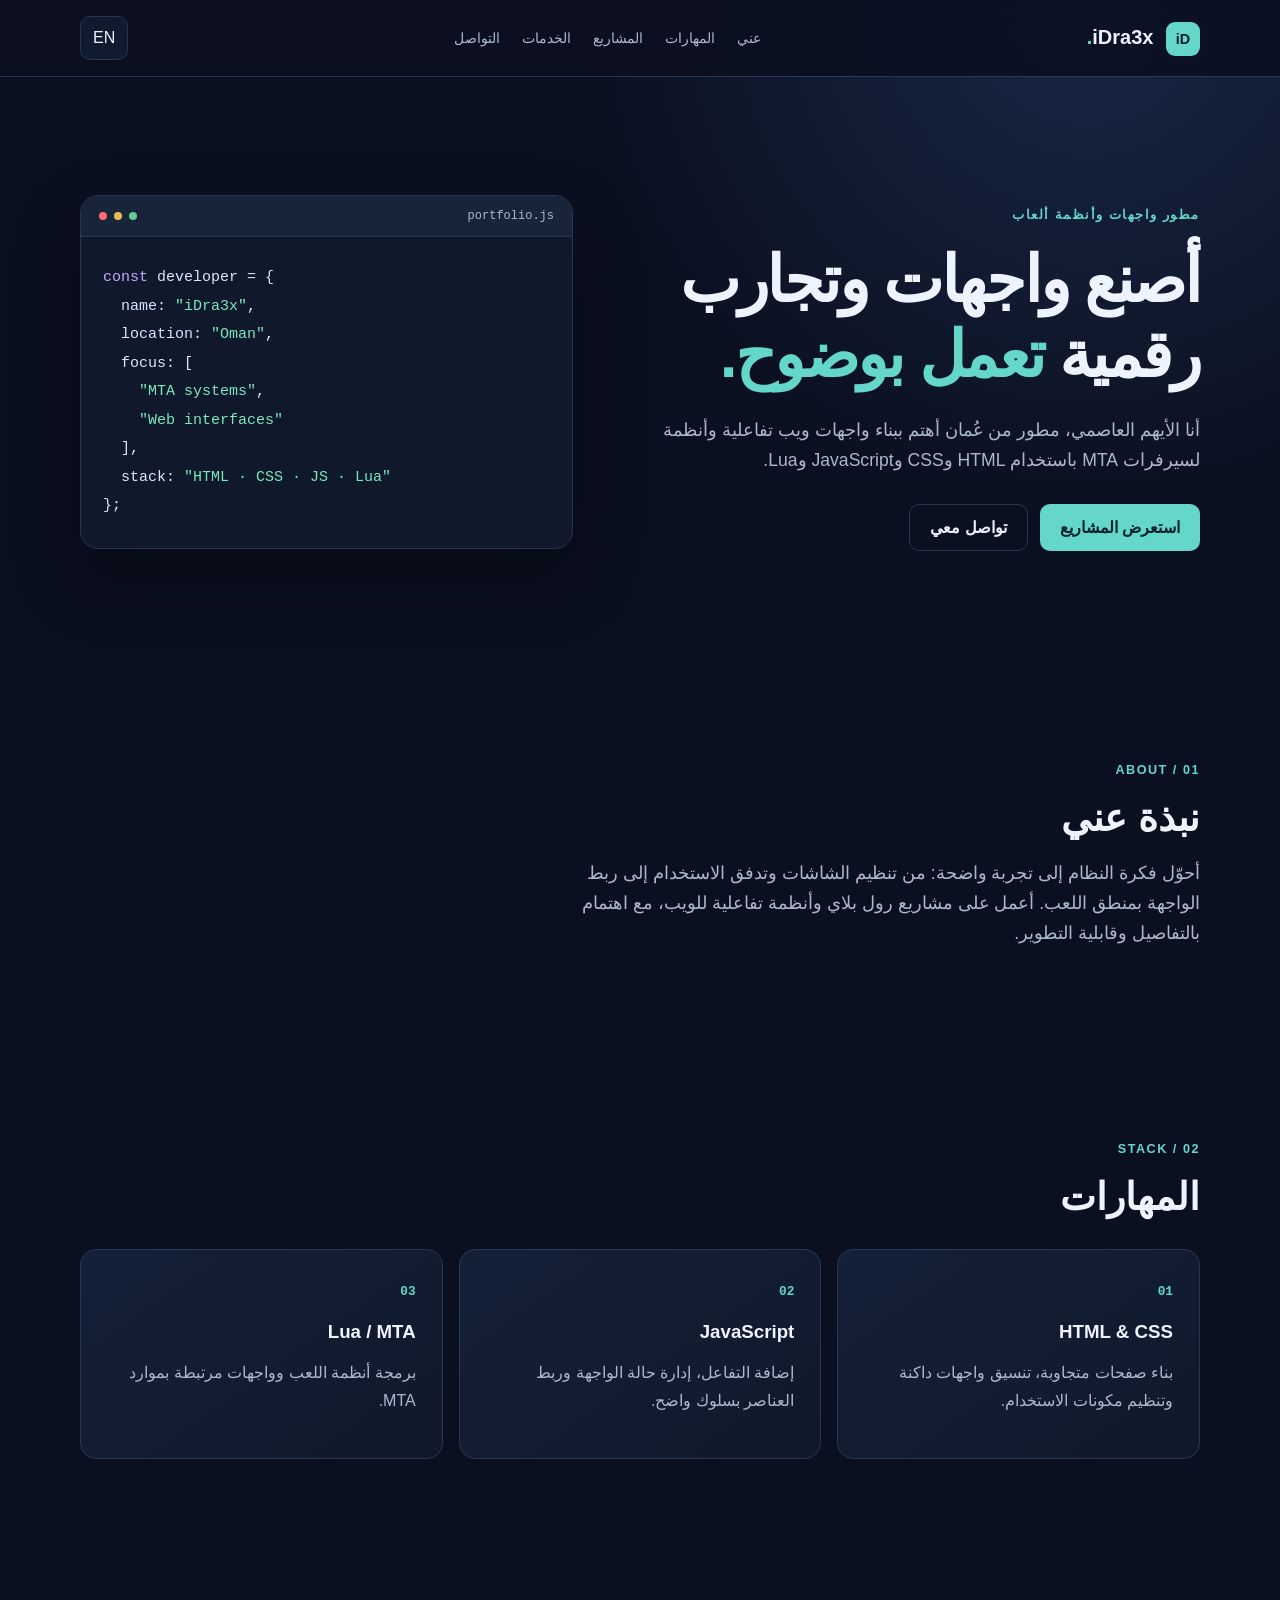
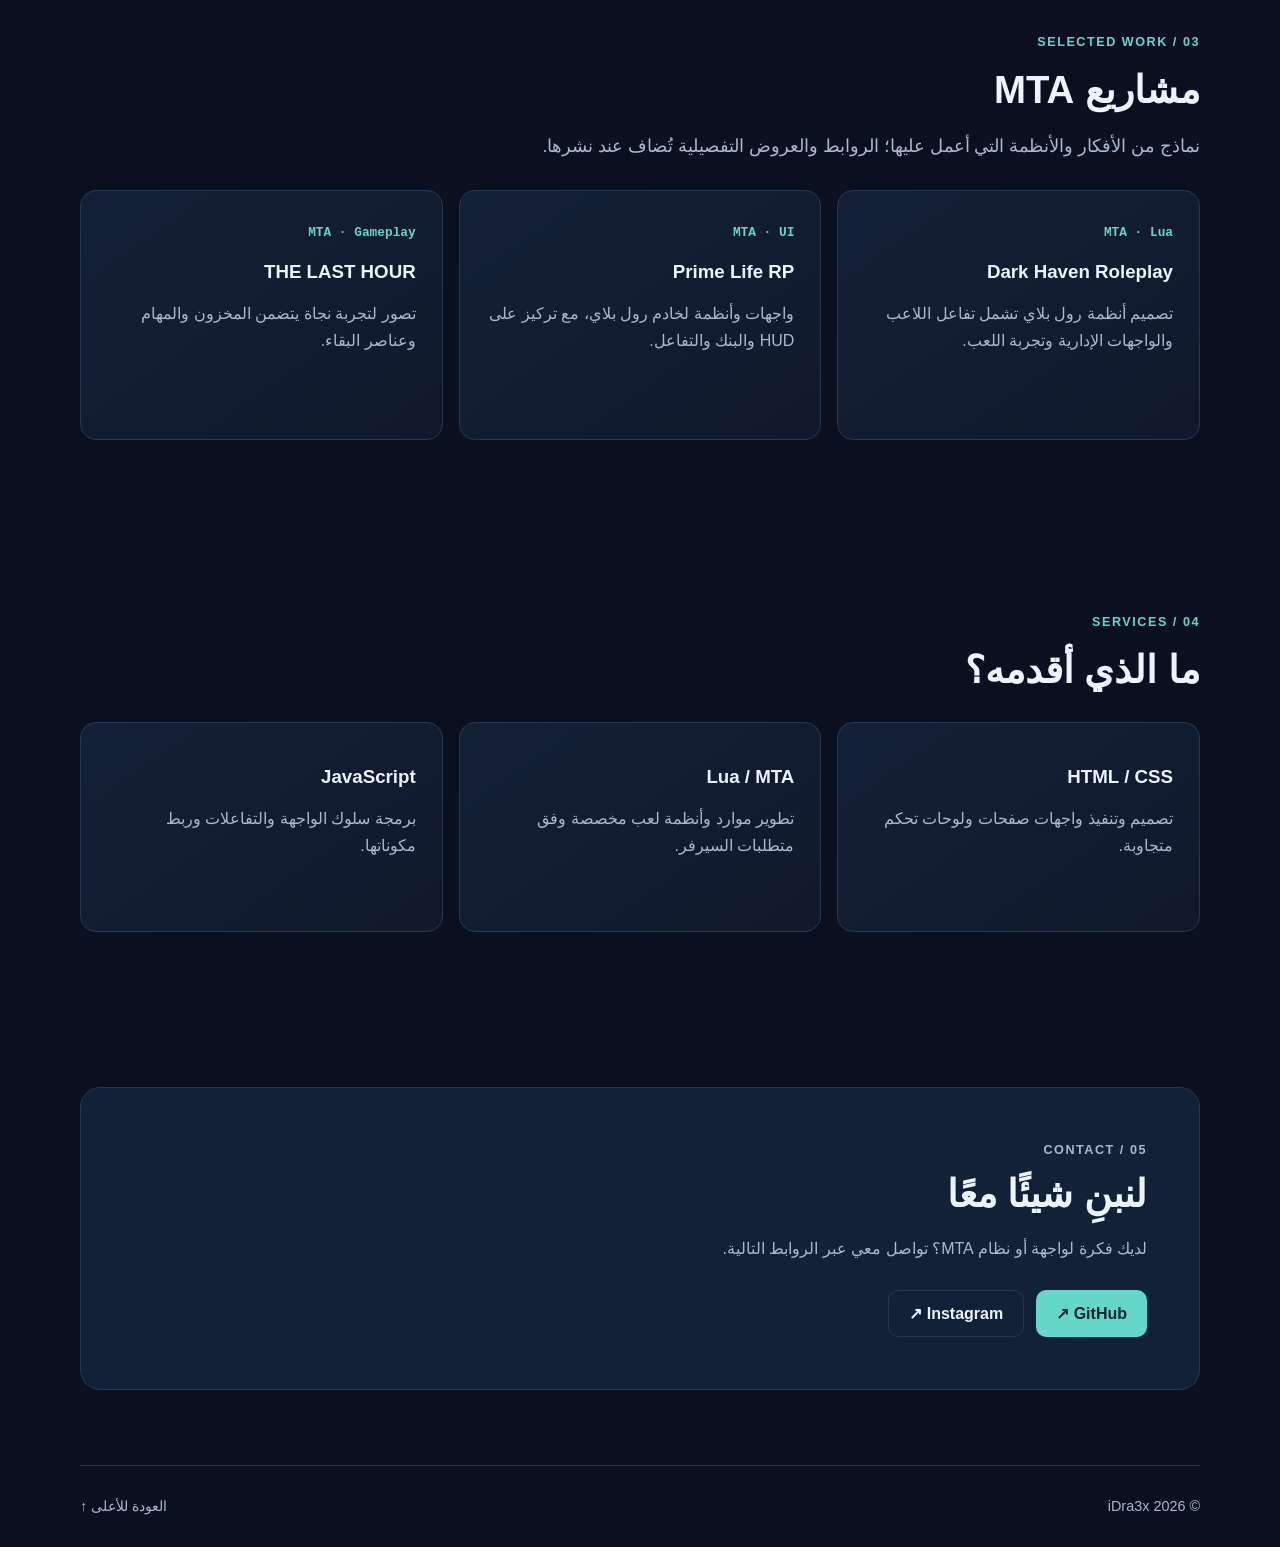
<file: index.html>
<!doctype html>
<html lang="ar" dir="rtl">
<head>
  <meta charset="utf-8">
  <meta name="viewport" content="width=device-width, initial-scale=1">
  <meta name="description" content="الأيهم العاصمي — مطور واجهات وتجارب MTA باستخدام HTML وLua وJavaScript.">
  <meta name="theme-color" content="#0b1020">
  <title>iDra3x — Portfolio</title>
  <link rel="stylesheet" href="assets/css/style.css">
  <script src="assets/js/main.js" defer></script>
</head>
<body>
  <a class="skip" href="#main" data-i18n="skip">انتقل إلى المحتوى</a>
  <header class="site-header">
    <div class="wrap header-inner">
      <a class="brand" href="#home" aria-label="iDra3x home"><span class="brand-mark">iD</span> iDra3x<span class="accent">.</span></a>
      <nav aria-label="Main navigation">
        <a href="#about" data-i18n="navAbout">عني</a><a href="#skills" data-i18n="navSkills">المهارات</a><a href="#projects" data-i18n="navProjects">المشاريع</a><a href="#services" data-i18n="navServices">الخدمات</a><a href="#contact" data-i18n="navContact">التواصل</a>
      </nav>
      <button id="lang-toggle" class="lang-toggle" type="button" aria-label="Switch language">EN</button>
    </div>
  </header>
  <main id="main">
    <section id="home" class="hero wrap">
      <div>
        <p class="eyebrow" data-i18n="eyebrow">مطور واجهات وأنظمة ألعاب</p>
        <h1 data-i18n="heroTitle">أصنع واجهات وتجارب رقمية <span class="accent">تعمل بوضوح.</span></h1>
        <p class="lead" data-i18n="heroText">أنا الأيهم العاصمي، مطور من عُمان أهتم ببناء واجهات ويب تفاعلية وأنظمة لسيرفرات MTA باستخدام HTML وCSS وJavaScript وLua.</p>
        <div class="actions"><a class="button" href="#projects" data-i18n="viewProjects">استعرض المشاريع</a><a class="button secondary" href="#contact" data-i18n="contactMe">تواصل معي</a></div>
      </div>
      <div class="hero-panel" aria-hidden="true"><div class="window-bar"><i></i><i></i><i></i><span>portfolio.js</span></div><pre><span class="code-purple">const</span> developer = {
  name: <span class="code-green">"iDra3x"</span>,
  location: <span class="code-green">"Oman"</span>,
  focus: [
    <span class="code-green">"MTA systems"</span>,
    <span class="code-green">"Web interfaces"</span>
  ],
  stack: <span class="code-green">"HTML · CSS · JS · Lua"</span>
};</pre></div>
    </section>
    <section id="about" class="section wrap"><p class="eyebrow">01 / ABOUT</p><h2 data-i18n="aboutTitle">نبذة عني</h2><p class="section-copy" data-i18n="aboutText">أحوّل فكرة النظام إلى تجربة واضحة: من تنظيم الشاشات وتدفق الاستخدام إلى ربط الواجهة بمنطق اللعب. أعمل على مشاريع رول بلاي وأنظمة تفاعلية للويب، مع اهتمام بالتفاصيل وقابلية التطوير.</p></section>
    <section id="skills" class="section wrap"><p class="eyebrow">02 / STACK</p><h2 data-i18n="skillsTitle">المهارات</h2><div class="grid three">
      <article class="card"><span class="card-icon">01</span><h3>HTML & CSS</h3><p data-i18n="skillWeb">بناء صفحات متجاوبة، تنسيق واجهات داكنة وتنظيم مكونات الاستخدام.</p></article>
      <article class="card"><span class="card-icon">02</span><h3>JavaScript</h3><p data-i18n="skillJs">إضافة التفاعل، إدارة حالة الواجهة وربط العناصر بسلوك واضح.</p></article>
      <article class="card"><span class="card-icon">03</span><h3>Lua / MTA</h3><p data-i18n="skillLua">برمجة أنظمة اللعب وواجهات مرتبطة بموارد MTA.</p></article>
    </div></section>
    <section id="projects" class="section wrap"><p class="eyebrow">03 / SELECTED WORK</p><h2 data-i18n="projectsTitle">مشاريع MTA</h2><p class="section-copy" data-i18n="projectsIntro">نماذج من الأفكار والأنظمة التي أعمل عليها؛ الروابط والعروض التفصيلية تُضاف عند نشرها.</p><div class="grid three">
      <article class="card project"><span class="tag">MTA · Lua</span><h3>Dark Haven Roleplay</h3><p data-i18n="projectDark">تصميم أنظمة رول بلاي تشمل تفاعل اللاعب والواجهات الإدارية وتجربة اللعب.</p></article>
      <article class="card project"><span class="tag">MTA · UI</span><h3>Prime Life RP</h3><p data-i18n="projectPrime">واجهات وأنظمة لخادم رول بلاي، مع تركيز على HUD والبنك والتفاعل.</p></article>
      <article class="card project"><span class="tag">MTA · Gameplay</span><h3>THE LAST HOUR</h3><p data-i18n="projectLast">تصور لتجربة نجاة يتضمن المخزون والمهام وعناصر البقاء.</p></article>
    </div></section>
    <section id="services" class="section wrap"><p class="eyebrow">04 / SERVICES</p><h2 data-i18n="servicesTitle">ما الذي أقدمه؟</h2><div class="grid three">
      <article class="card"><h3>HTML / CSS</h3><p data-i18n="serviceHtml">تصميم وتنفيذ واجهات صفحات ولوحات تحكم متجاوبة.</p></article>
      <article class="card"><h3>Lua / MTA</h3><p data-i18n="serviceLua">تطوير موارد وأنظمة لعب مخصصة وفق متطلبات السيرفر.</p></article>
      <article class="card"><h3>JavaScript</h3><p data-i18n="serviceJs">برمجة سلوك الواجهة والتفاعلات وربط مكوناتها.</p></article>
    </div></section>
    <section id="contact" class="section wrap contact"><p class="eyebrow">05 / CONTACT</p><h2 data-i18n="contactTitle">لنبنِ شيئًا معًا</h2><p data-i18n="contactText">لديك فكرة لواجهة أو نظام MTA؟ تواصل معي عبر الروابط التالية.</p><div class="actions"><a class="button" href="https://github.com/iDra3x" target="_blank" rel="noopener noreferrer">GitHub ↗</a><a class="button secondary" href="https://www.instagram.com/devorbit.om/" target="_blank" rel="noopener noreferrer">Instagram ↗</a></div></section>
  </main>
  <footer class="wrap footer"><span>© <span id="year"></span> iDra3x</span><a href="#home" data-i18n="backTop">العودة للأعلى ↑</a></footer>
</body>
</html>
</file>
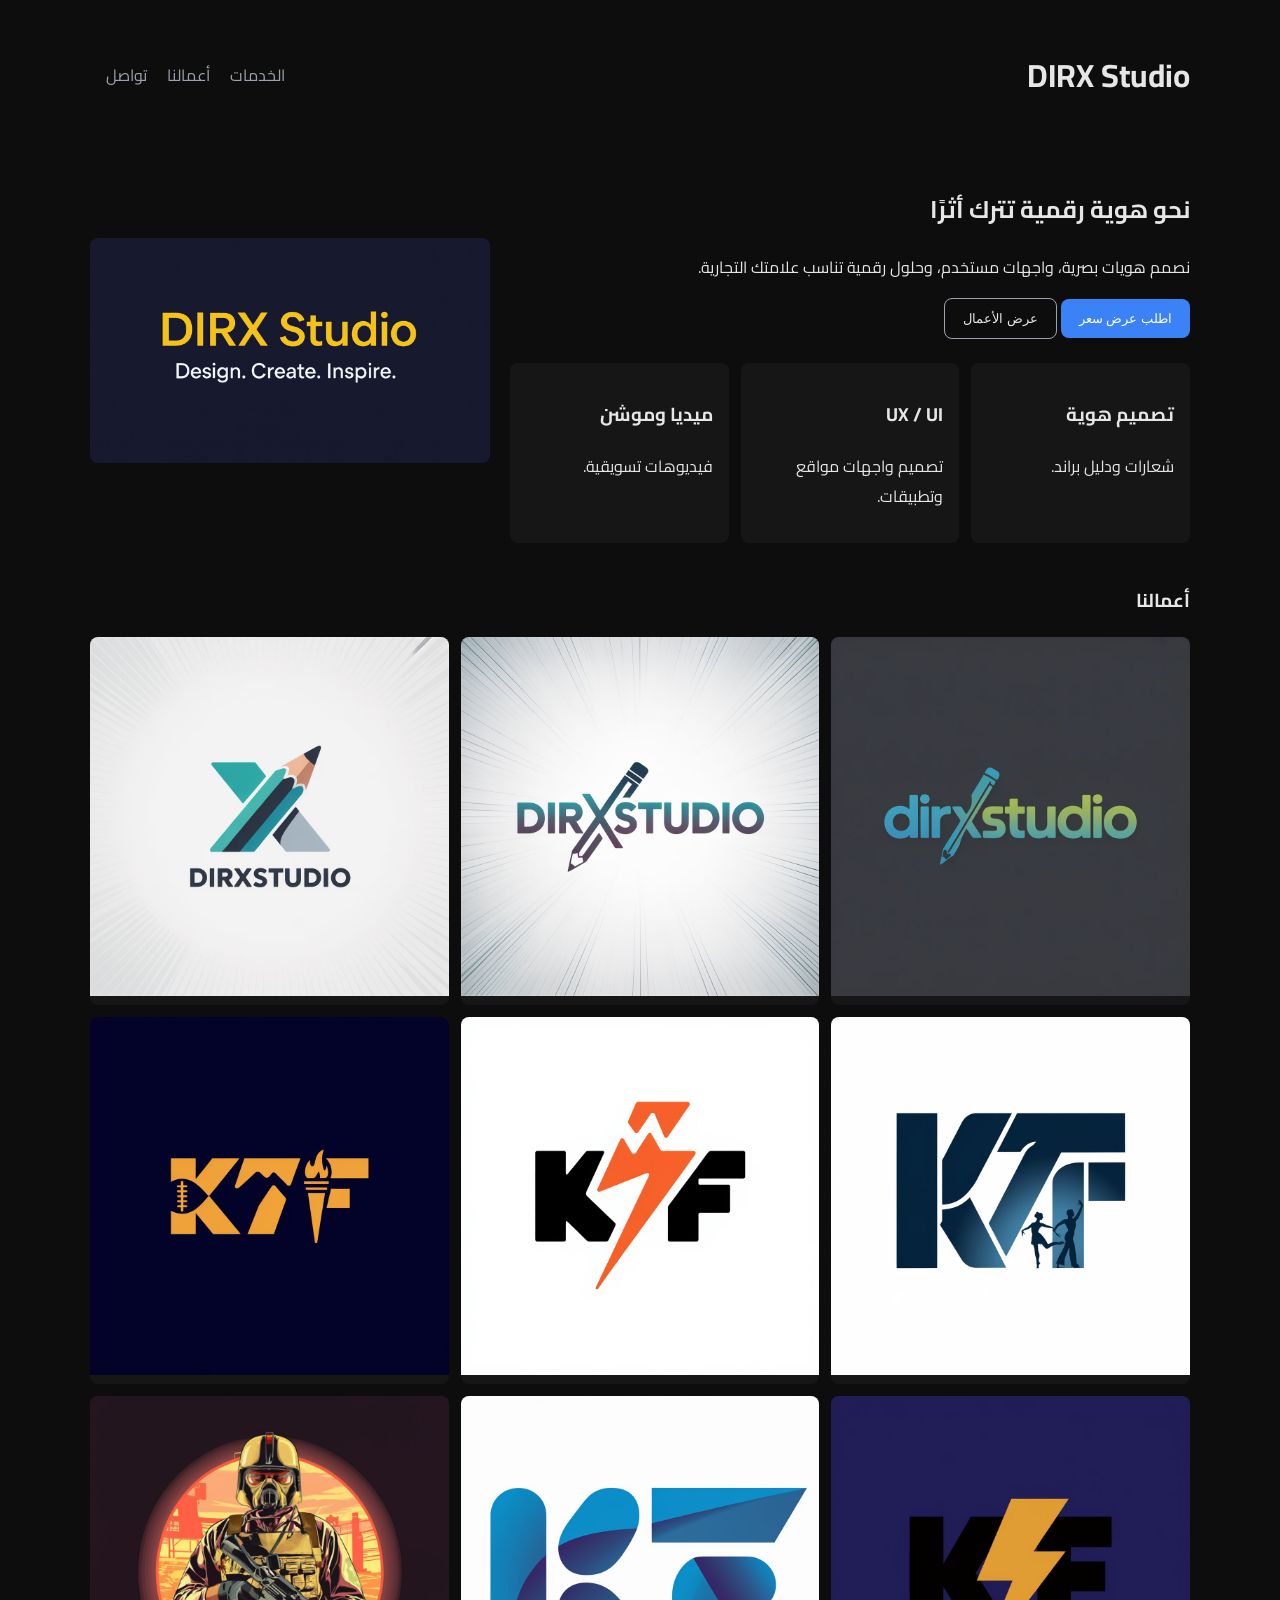
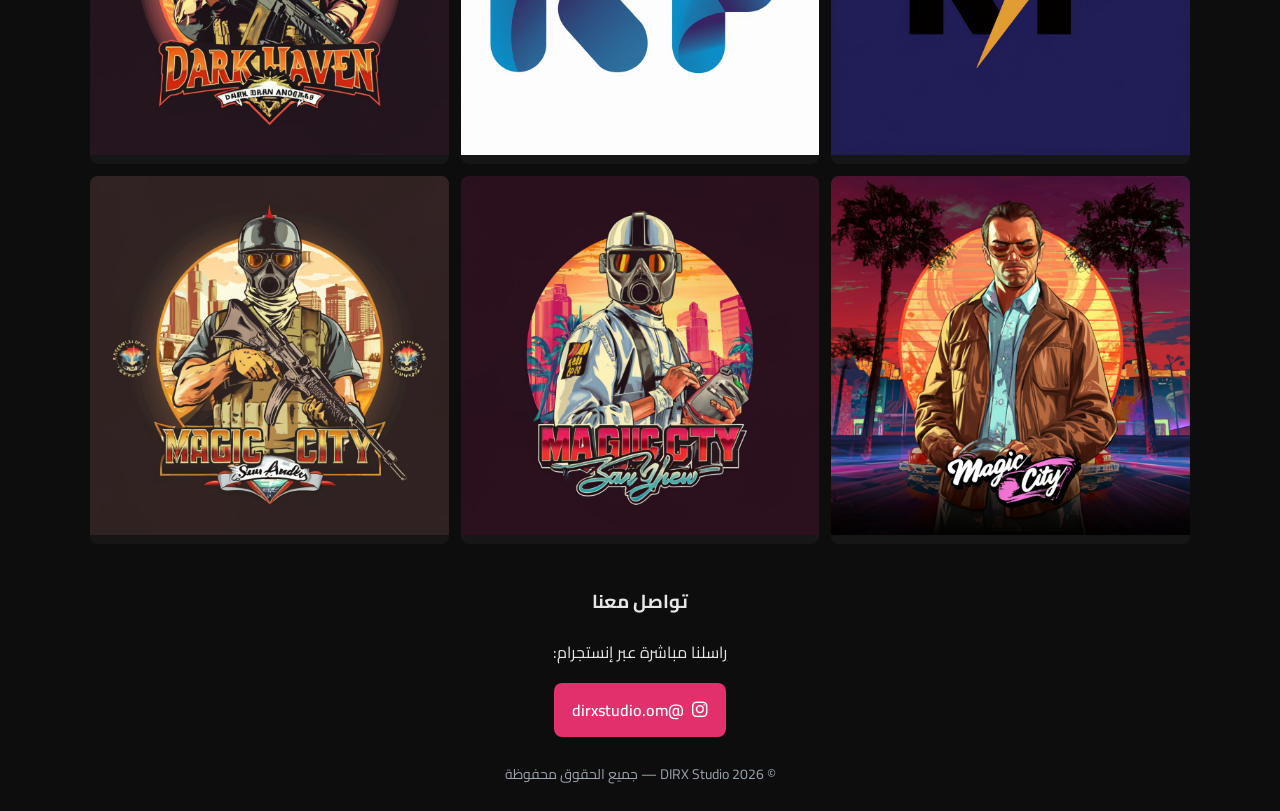
<file: DIRX-Studio/index.html>
<!doctype html>
<html lang="ar" dir="rtl">
<head>
  <meta charset="utf-8" />
  <meta name="viewport" content="width=device-width, initial-scale=1" />
  <title>DIRX Studio — استوديو التصميم</title>

  <!-- خطوط -->
  <link href="https://fonts.googleapis.com/css2?family=Cairo:wght@300;400;700&family=Poppins:wght@300;400;600;700&display=swap" rel="stylesheet">
  <!-- أيقونات FontAwesome -->
  <link rel="stylesheet" href="https://cdnjs.cloudflare.com/ajax/libs/font-awesome/6.4.0/css/all.min.css">

  <style>
    :root{
      --bg: #0D0D0D;
      --card: #0F1724;
      --muted: #9CA3AF;
      --text: #E6E6E6;
      --accent: #3B82F6;
      --glass: rgba(255,255,255,0.04);
      --radius: 12px;
      --insta: #E1306C;
    }
    body{margin:0;font-family:'Cairo',sans-serif;background:var(--bg);color:var(--text)}
    .container{max-width:1100px;margin:auto;padding:24px}
    header{display:flex;justify-content:space-between;align-items:center}
    nav a{color:var(--muted);text-decoration:none;margin-left:16px;transition:0.3s}
    nav a:hover{color:var(--text)}
    .hero{display:grid;grid-template-columns:1fr 400px;gap:20px;align-items:center;margin-top:40px}
    .btn{background:var(--accent);color:white;padding:12px 18px;border:none;border-radius:8px;cursor:pointer;text-decoration:none;display:inline-block;transition:0.3s}
    .btn:hover{opacity:0.9;transform:translateY(-2px)}
    .btn.ghost{background:transparent;border:1px solid var(--muted);color:var(--text)}
    .services{display:flex;gap:12px;margin-top:24px}
    .service{flex:1;background:var(--glass);padding:16px;border-radius:8px;transition:0.3s}
    .service:hover{transform:translateY(-4px);box-shadow:0 4px 12px rgba(0,0,0,0.4)}
    .portfolio{margin-top:40px}
    .grid{display:grid;grid-template-columns:repeat(3,1fr);gap:12px}
    .card{background:var(--glass);border-radius:8px;overflow:hidden;min-height:120px;position:relative;transition:0.3s}
    .card:hover{transform:scale(1.02)}
    .contact{margin-top:40px;text-align:center}
    .btn.insta{background:var(--insta);display:inline-flex;align-items:center;gap:8px;font-weight:600}
    .btn.insta i{font-size:18px}
    footer{text-align:center;color:var(--muted);margin-top:24px;font-size:14px}
    @media(max-width:768px){.hero{grid-template-columns:1fr}.grid{grid-template-columns:1fr 1fr}}
    @media(max-width:480px){.grid{grid-template-columns:1fr}}
  </style>
</head>
<body>
  <div class="container">
    <header>
      <h1>DIRX Studio</h1>
      <nav>
        <a href="#services">الخدمات</a>
        <a href="#portfolio">أعمالنا</a>
        <a href="#contact">تواصل</a>
      </nav>
    </header>

    <section class="hero">
      <div>
        <h2>نحو هوية رقمية تترك أثرًا</h2>
        <p>نصمم هويات بصرية، واجهات مستخدم، وحلول رقمية تناسب علامتك التجارية.</p>
        <button class="btn" onclick="location.href='#contact'">اطلب عرض سعر</button>
        <button class="btn ghost" onclick="location.href='#portfolio'">عرض الأعمال</button>
        <div class="services" id="services">
          <div class="service"><h3>تصميم هوية</h3><p>شعارات ودليل براند.</p></div>
          <div class="service"><h3>UX / UI</h3><p>تصميم واجهات مواقع وتطبيقات.</p></div>
          <div class="service"><h3>ميديا وموشن</h3><p>فيديوهات تسويقية.</p></div>
        </div>
      </div>
      <div>
        <img src="images/hero.jpg" alt="مشروع تجريبي" style="width:100%;border-radius:8px">
      </div>
    </section>

    <section class="portfolio" id="portfolio">
      <h3>أعمالنا</h3>
      <div class="grid">
        <div class="card"><img src="images/project1.jpg" alt="عمل 1" style="width:100%"></div>
        <div class="card"><img src="images/project2.jpg" alt="عمل 2" style="width:100%"></div>
        <div class="card"><img src="images/project3.jpg" alt="عمل 3" style="width:100%"></div>
        <div class="card"><img src="images/project4.jpg" alt="عمل 4" style="width:100%"></div>
        <div class="card"><img src="images/project5.jpg" alt="عمل 5" style="width:100%"></div>
        <div class="card"><img src="images/project6.jpg" alt="عمل 6" style="width:100%"></div>
        <div class="card"><img src="images/project7.jpg" alt="عمل 7" style="width:100%"></div>
        <div class="card"><img src="images/project8.jpg" alt="عمل 8" style="width:100%"></div>
        <div class="card"><img src="images/project9.jpg" alt="عمل 9" style="width:100%"></div>
        <div class="card"><img src="images/project10.jpg" alt="عمل 10" style="width:100%"></div>
        <div class="card"><img src="images/project11.jpg" alt="عمل 11" style="width:100%"></div>
        <div class="card"><img src="images/project12.jpg" alt="عمل 12" style="width:100%"></div>

      </div>
    </section>

    <section class="contact" id="contact">
      <h3>تواصل معنا</h3>
      <p>راسلنا مباشرة عبر إنستجرام:</p>
      <a href="https://www.instagram.com/dirxstudio.om" target="_blank" class="btn insta">
        <i class="fab fa-instagram"></i> @dirxstudio.om
      </a>
    </section>

    <footer>
      © <span id="year"></span> DIRX Studio — جميع الحقوق محفوظة
    </footer>
  </div>

  <script>
    document.getElementById("year").textContent = new Date().getFullYear();
  </script>
</body>
</html>
</file>
<file: assets/css/style.css>
:root{--bg:#0b1020;--panel:#111b30;--line:#273653;--text:#edf4ff;--muted:#aab8ce;--accent:#64d6ca}*{box-sizing:border-box}html{scroll-behavior:smooth}body{margin:0;background:radial-gradient(circle at 85% 0%,#182846 0,transparent 32rem),var(--bg);color:var(--text);font-family:Inter,"Segoe UI",Tahoma,Arial,sans-serif;line-height:1.7}a{color:inherit;text-decoration:none}button{font:inherit}.wrap{width:min(1120px,calc(100% - 40px));margin-inline:auto}.skip{position:absolute;top:-80px;background:var(--accent);color:#061723;padding:8px;z-index:10}.skip:focus{top:0}.site-header{border-bottom:1px solid var(--line);background:#0b1020e8;position:sticky;top:0;z-index:5;backdrop-filter:blur(12px)}.header-inner{min-height:76px;display:flex;align-items:center;justify-content:space-between;gap:22px}.brand{font-size:1.25rem;font-weight:800;white-space:nowrap}.brand-mark{display:inline-grid;place-items:center;width:34px;height:34px;margin-inline-end:7px;border-radius:9px;background:var(--accent);color:#09202b;font-size:.9rem}.accent{color:var(--accent)}nav{display:flex;gap:22px;flex-wrap:wrap}nav a,.footer a{color:var(--muted);font-size:.9rem}nav a:hover,.footer a:hover{color:var(--accent)}.lang-toggle{border:1px solid var(--line);border-radius:10px;background:var(--panel);color:var(--text);padding:7px 12px;cursor:pointer}.hero{min-height:590px;display:grid;grid-template-columns:1.15fr 1fr;align-items:center;gap:60px;padding-block:96px}.eyebrow{color:var(--accent);letter-spacing:.12em;font-weight:700;font-size:.79rem;text-transform:uppercase}.hero h1{font-size:clamp(2.5rem,5vw,4.6rem);line-height:1.17;letter-spacing:-.035em;margin:16px 0 24px}.lead,.section-copy{font-size:1.1rem;color:var(--muted);max-width:670px}.actions{display:flex;flex-wrap:wrap;gap:12px;margin-top:28px}.button{display:inline-flex;align-items:center;justify-content:center;min-height:46px;padding:9px 20px;border-radius:10px;background:var(--accent);color:#06242b;font-weight:750}.button:hover{filter:brightness(1.12)}.button.secondary{background:transparent;border:1px solid var(--line);color:var(--text)}.hero-panel{background:#10192c;border:1px solid var(--line);border-radius:18px;box-shadow:0 30px 70px #0005;overflow:hidden;direction:ltr;text-align:left}.window-bar{display:flex;align-items:center;gap:7px;padding:13px 18px;background:#17243a;border-bottom:1px solid var(--line);color:var(--muted);font:12px monospace}.window-bar i{width:8px;height:8px;border-radius:50%;background:#fb6b72}.window-bar i:nth-child(2){background:#eabb58}.window-bar i:nth-child(3){background:#63ca92}.window-bar span{margin-left:auto}.hero-panel pre{margin:0;padding:27px 22px;overflow:auto;font:clamp(11px,1.3vw,15px)/1.9 Consolas,monospace;color:#d8e7ff}.code-purple{color:#c7a7ff}.code-green{color:#7be6bb}.section{padding-block:80px;scroll-margin-top:90px}.section h2{font-size:clamp(1.9rem,3vw,2.7rem);line-height:1.25;margin:8px 0 17px}.grid{display:grid;gap:16px;margin-top:28px}.three{grid-template-columns:repeat(3,minmax(0,1fr))}.card{padding:26px;border-radius:16px;border:1px solid var(--line);background:linear-gradient(145deg,#142038,#10192b);min-height:210px}.card:hover{border-color:#458d9a;transform:translateY(-3px);transition:.2s}.card h3{margin:12px 0;color:var(--text)}.card p,.contact p{color:var(--muted);margin:0}.card-icon,.tag{display:inline-block;color:var(--accent);font:700 .8rem Consolas,monospace}.project{min-height:250px}.contact{border:1px solid var(--line);border-radius:20px;background:#122038;padding:52px;margin-block:75px}.footer{display:flex;justify-content:space-between;gap:20px;border-top:1px solid var(--line);padding-block:28px;color:var(--muted);font-size:.9rem}:focus-visible{outline:2px solid var(--accent);outline-offset:3px}@media(max-width:900px){.hero{grid-template-columns:1fr;gap:35px;min-height:auto}.three{grid-template-columns:repeat(2,minmax(0,1fr))}.header-inner{flex-wrap:wrap;padding-block:15px}nav{order:3;width:100%;gap:16px;overflow:auto;flex-wrap:nowrap;padding-bottom:4px}nav a{white-space:nowrap}}@media(max-width:600px){.wrap{width:min(100% - 32px,1120px)}.hero{padding-block:70px}.three{grid-template-columns:1fr}.section{padding-block:55px}.contact{padding:28px;margin-block:48px}.hero-panel pre{font-size:11px}.footer{flex-wrap:wrap}}@media(prefers-reduced-motion:reduce){html{scroll-behavior:auto}*{transition:none!important}}
</file>
